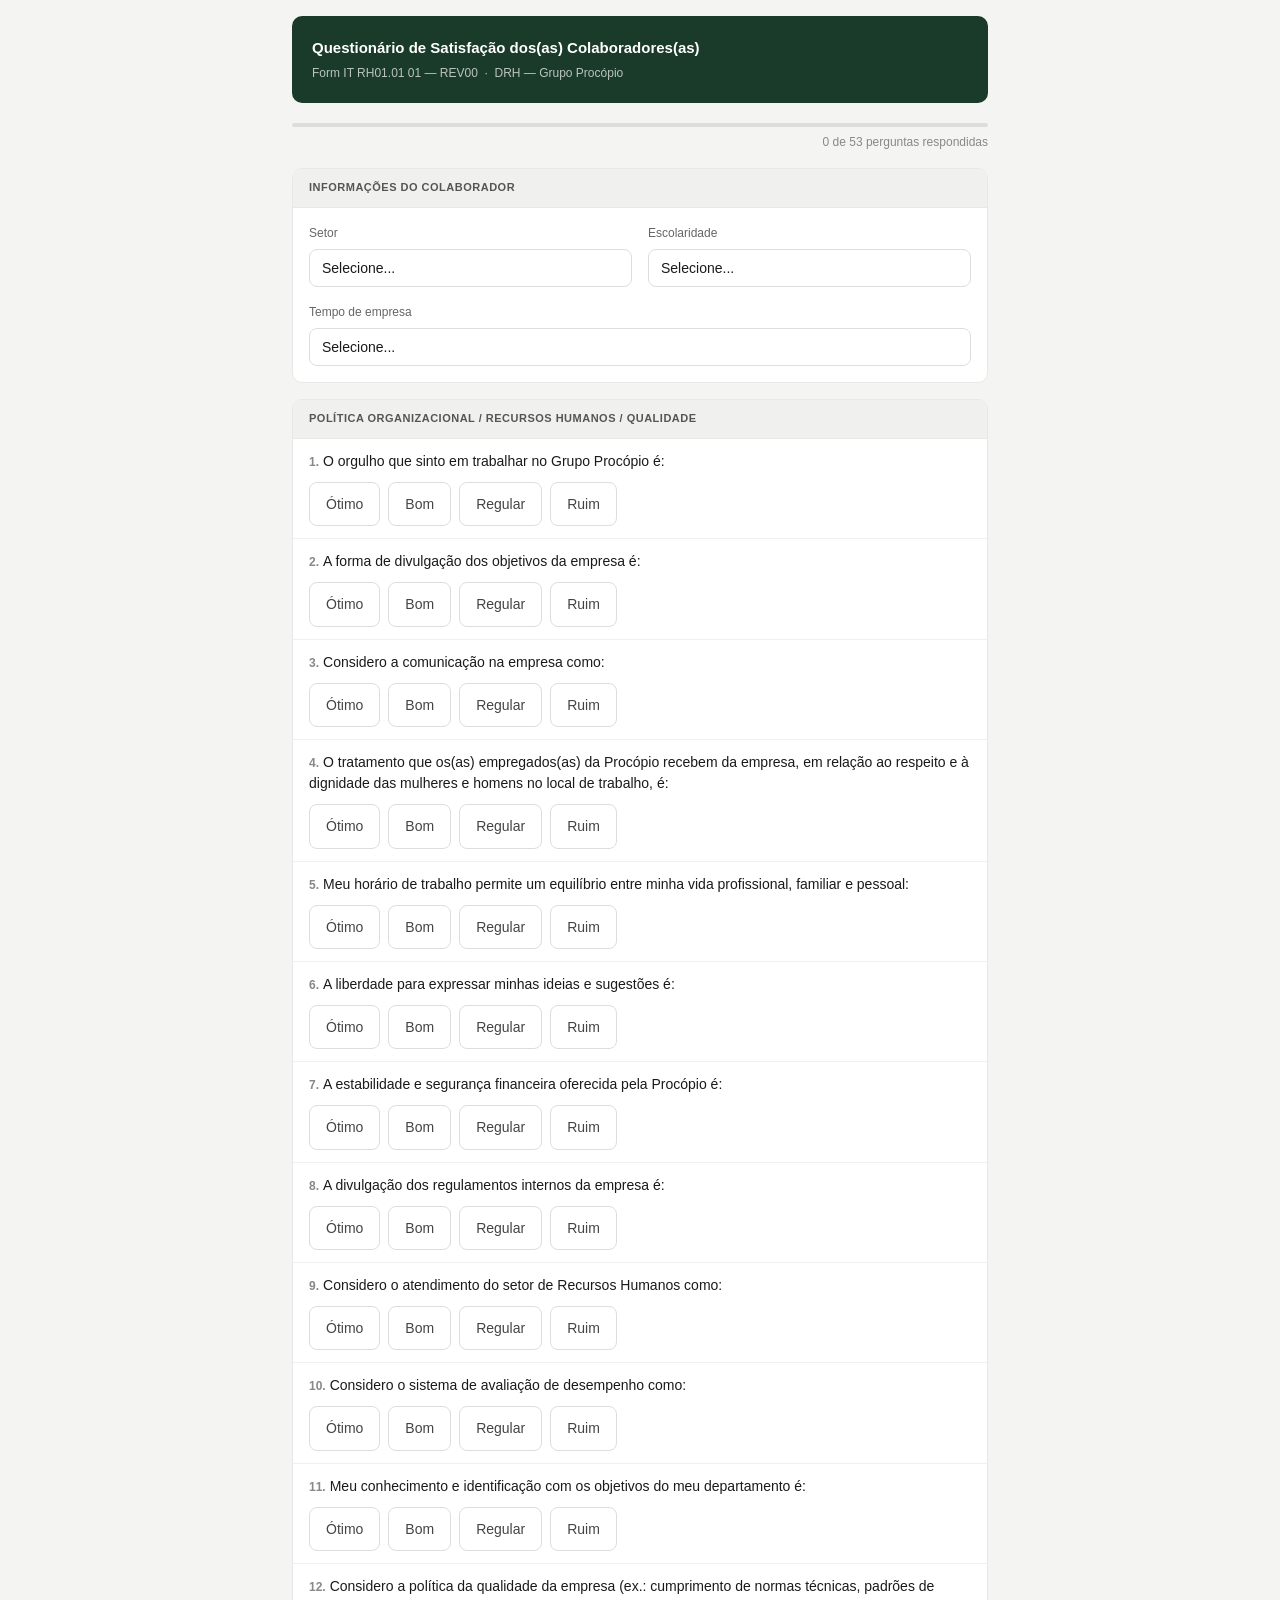
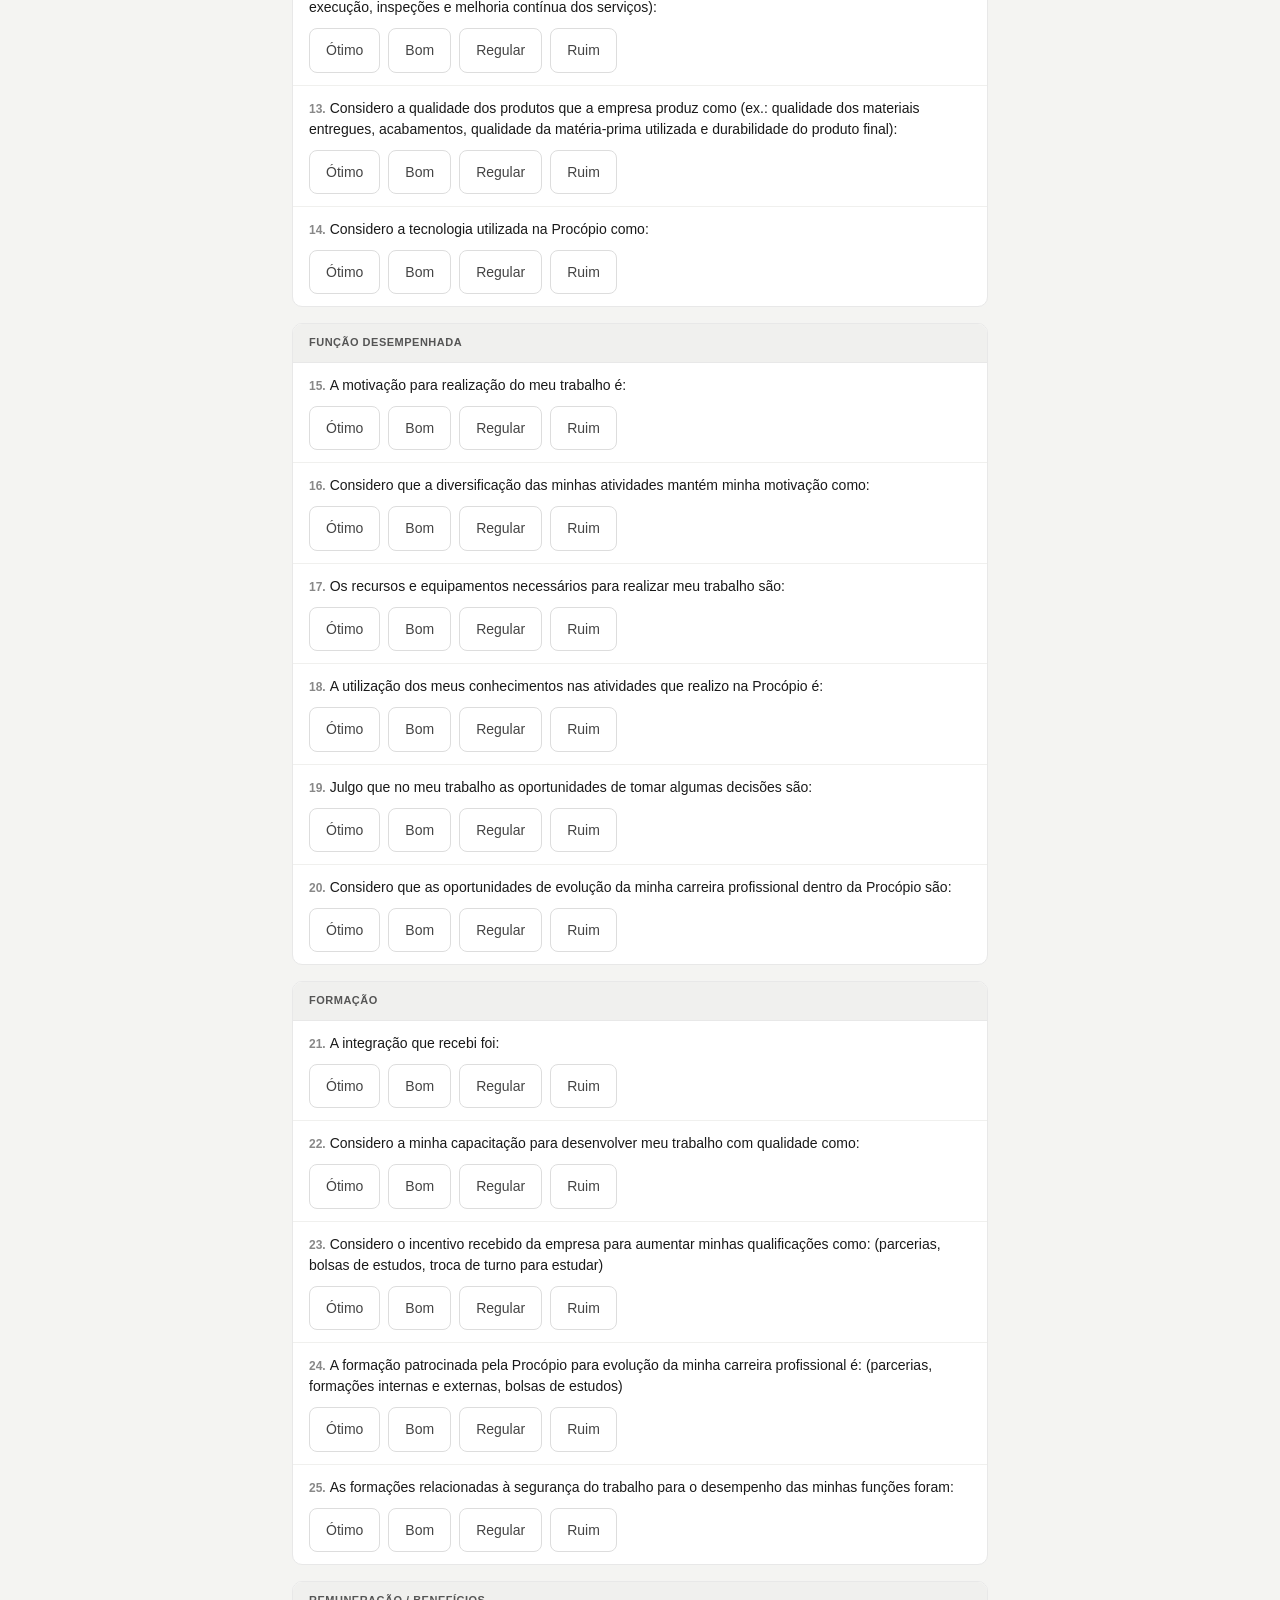
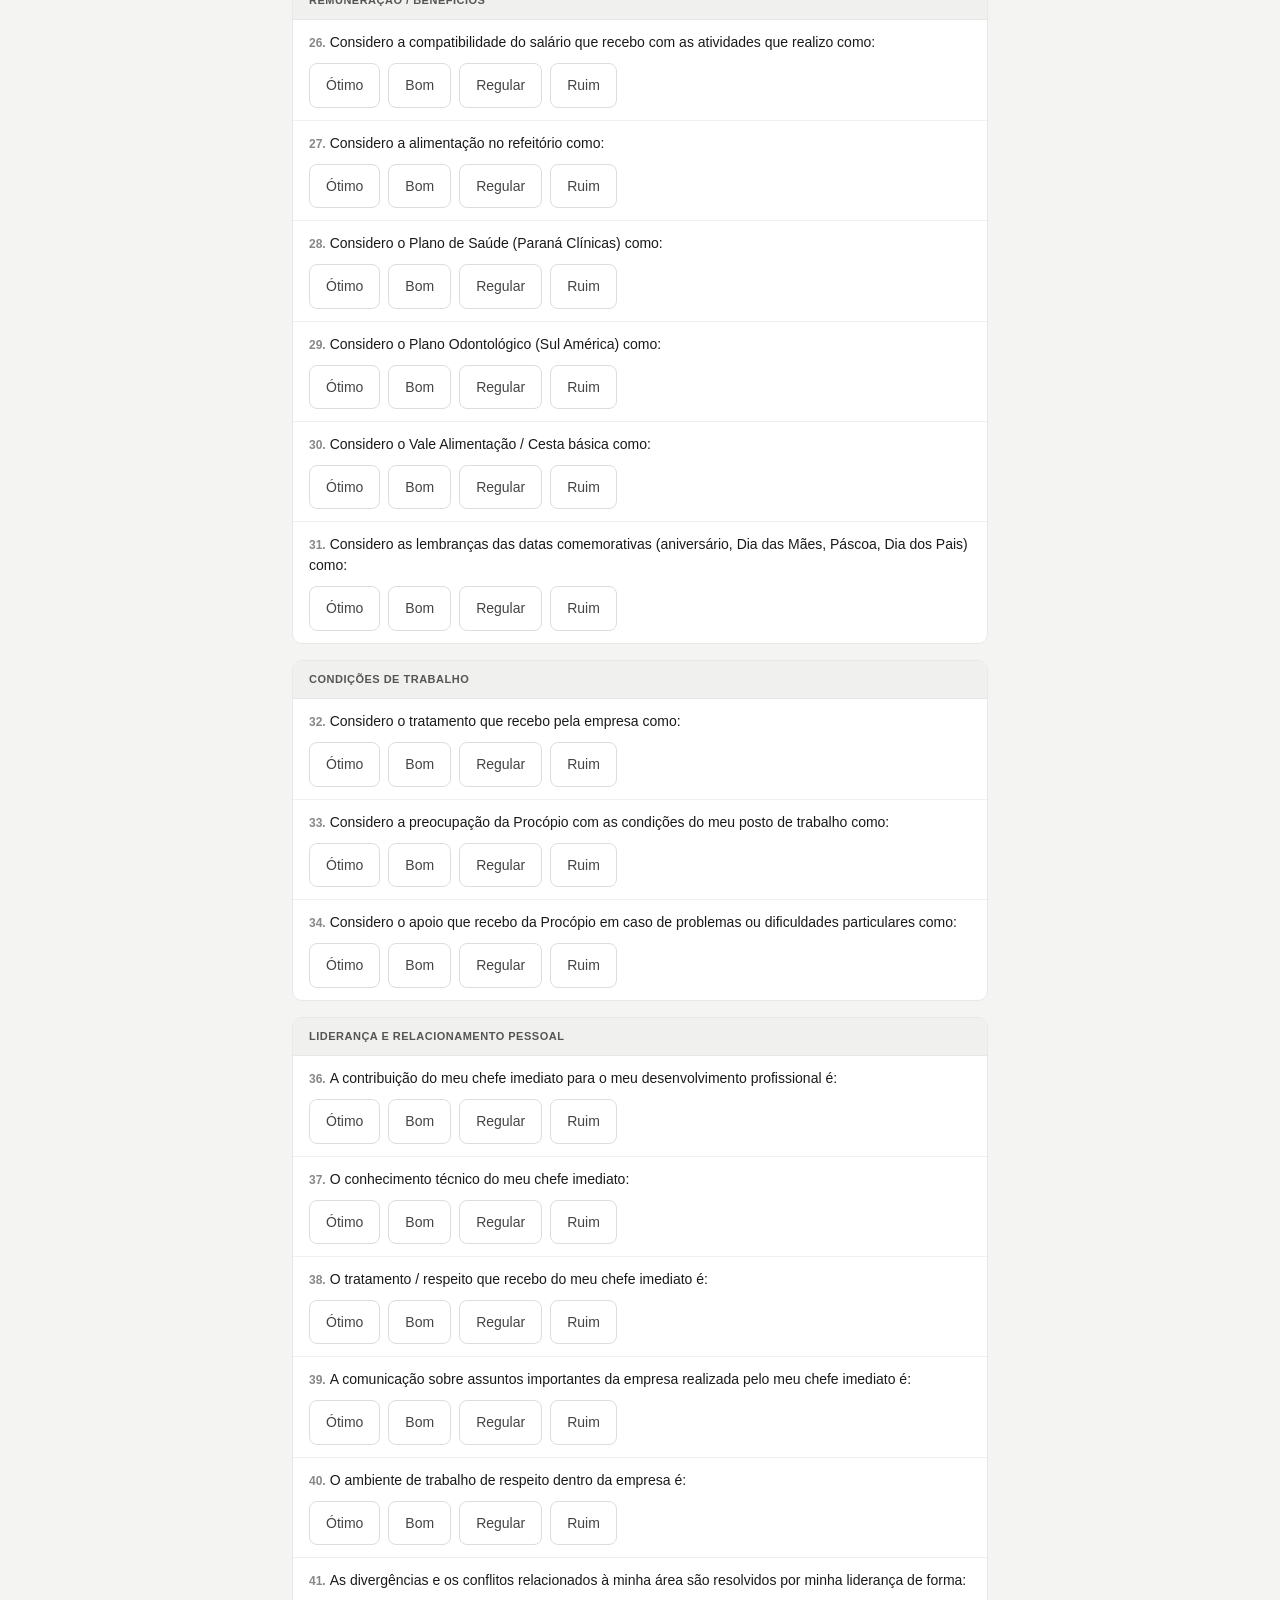
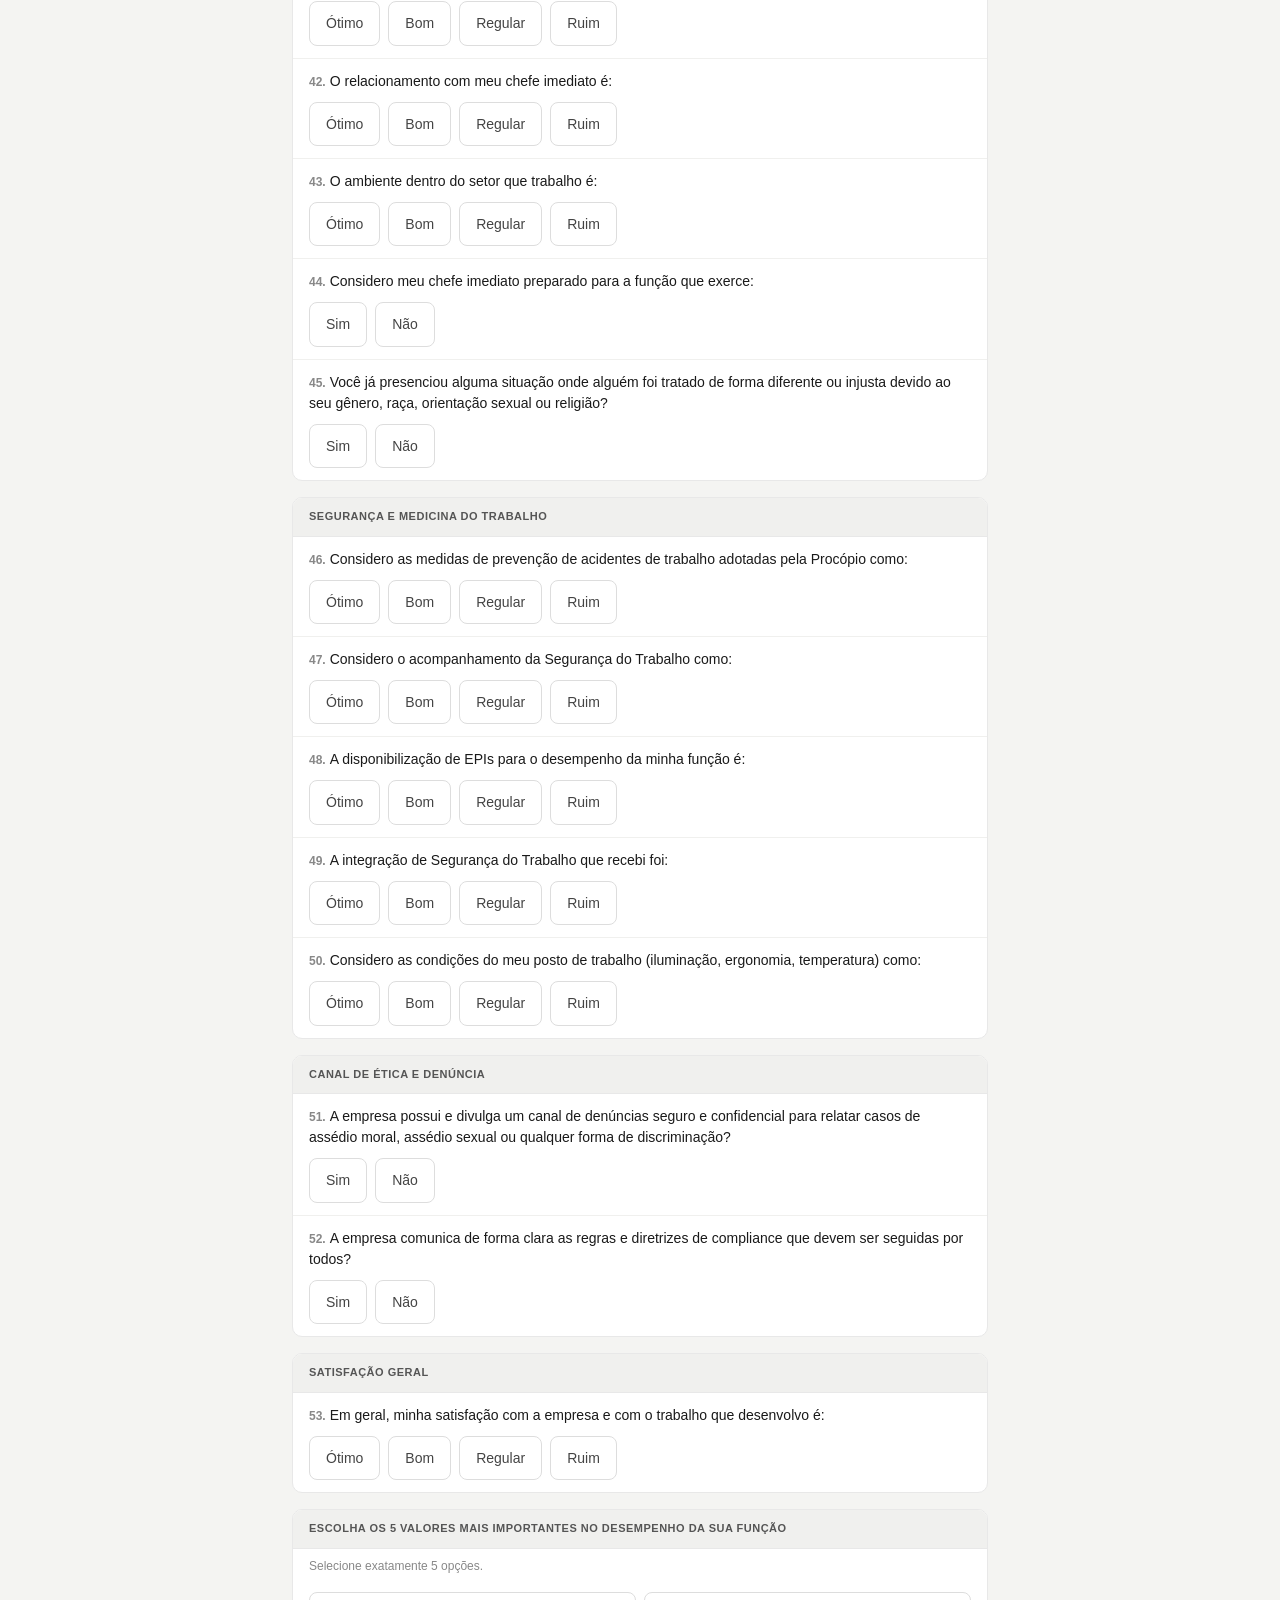
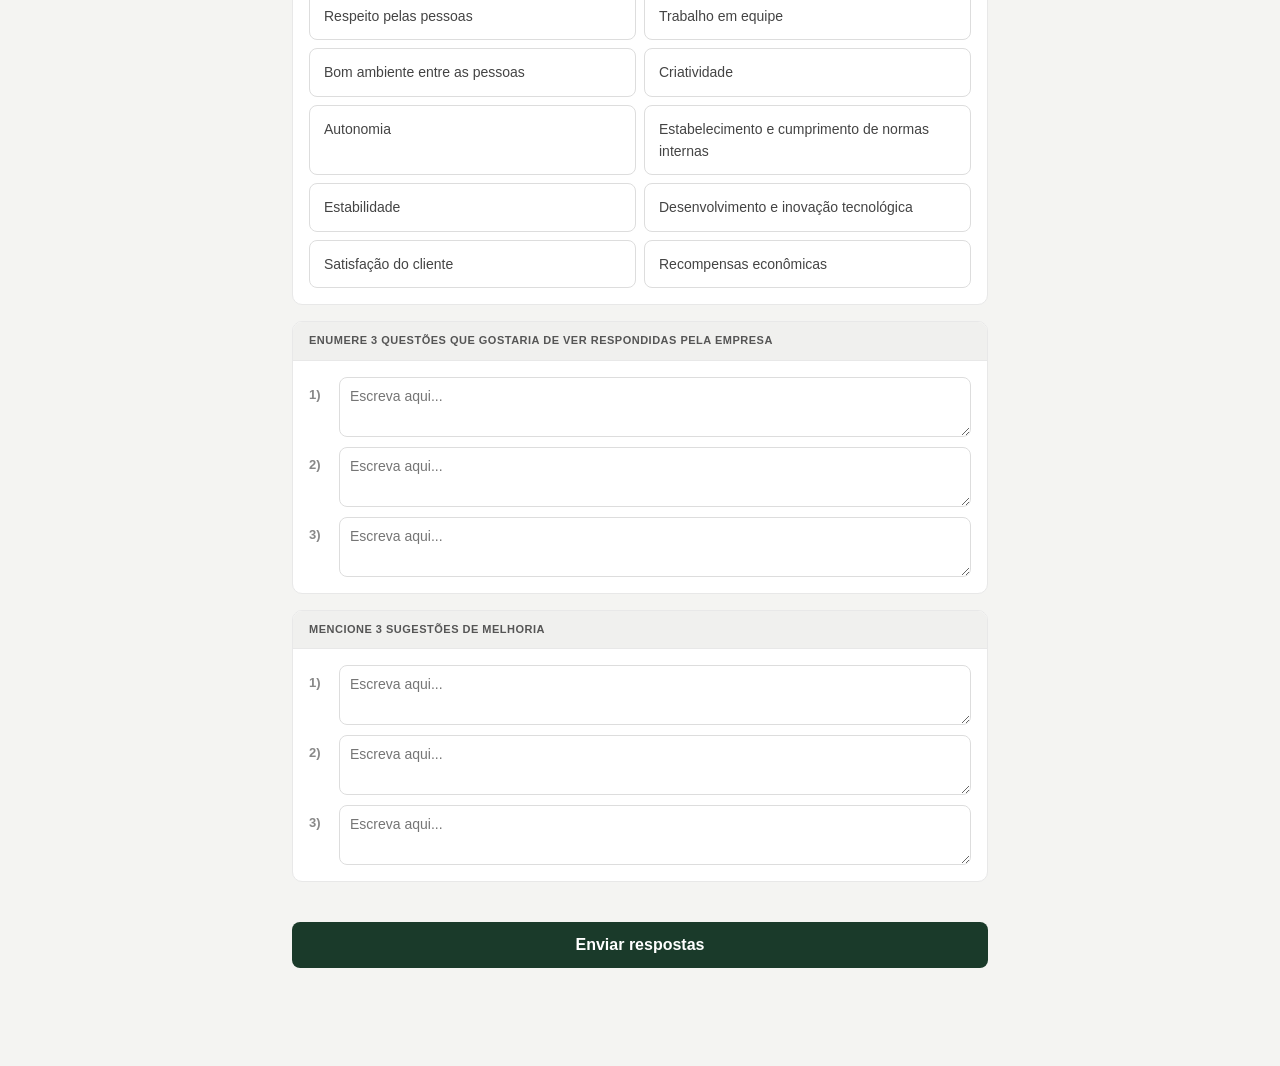
<file: Index.html>
<!DOCTYPE html>
<html lang="pt-BR">
<head>
  <meta charset="UTF-8">
  <meta name="viewport" content="width=device-width, initial-scale=1.0">
  <title>Pesquisa de Satisfação — Grupo Procópio</title>
  <link rel="stylesheet" href="style.css">
</head>
<body>

<div class="wrap">
  <div class="header">
    <h1>Questionário de Satisfação dos(as) Colaboradores(as)</h1>
    <p>Form IT RH01.01 01 — REV00 &nbsp;·&nbsp; DRH — Grupo Procópio</p>
  </div>

  <div class="progress-bar"><div class="progress-fill" id="prog"></div></div>
  <p class="progress-label" id="prog-label">0 de 53 perguntas respondidas</p>

  <form id="form">

    <div class="section">
      <div class="section-title">Informações do colaborador</div>
      <div class="info-grid">
        <div class="info-field">
          <label for="setor">Setor</label>
          <select id="setor" name="setor" required>
            <option value="">Selecione...</option>
            <option>Administrativo / Comercial / Compras / Controladoria / Financeiro / Contábil / RH / TI / Portaria / Serv. Gerais / Apoio Adm. / Seg. Trabalho</option>
            <option>Expedição / Logística / PCP / Almoxarifado / Controle M.P. / Cadastro / Custos / Desenv. Produtos / Controle de Qualidade</option>
            <option>Extrusão T35 / Extrusão T90 / Mecânica Extrusora / Laminadora / Manutenção Mecânica / Manutenção Elétrica</option>
            <option>Acabamento / Convertex / Impressão</option>
            <option>Acabamento Big Bag / Corte Kit Big Bag</option>
            <option>Lonas / Cortina / Trançadeira</option>
            <option>Tecelagem Plana / Urdideira / Revisora</option>
            <option>Tecelagem Circular / Tecelagem Circular Bag</option>
          </select>
        </div>
        <div class="info-field">
          <label for="escolaridade">Escolaridade</label>
          <select id="escolaridade" name="escolaridade" required>
            <option value="">Selecione...</option>
            <option>Ensino Fundamental Incompleto (1ª a 4ª série)</option>
            <option>Ensino Fundamental Completo (1º grau)</option>
            <option>Ensino Médio Incompleto</option>
            <option>Ensino Médio Completo</option>
            <option>Ensino Superior Incompleto</option>
            <option>Ensino Superior Completo</option>
            <option>Especialização / MBA / Mestrado</option>
          </select>
        </div>
        <div class="info-field full">
          <label for="tempo">Tempo de empresa</label>
          <select id="tempo" name="tempo" required>
            <option value="">Selecione...</option>
            <option>Há menos de 1 ano</option>
            <option>Entre 1 a 3 anos</option>
            <option>Entre 3 e 5 anos</option>
            <option>Entre 5 e 10 anos</option>
            <option>Mais de 10 anos</option>
          </select>
        </div>
      </div>
    </div>

    <div class="section" id="sec-politica"></div>
    <div class="section" id="sec-funcao"></div>
    <div class="section" id="sec-formacao"></div>
    <div class="section" id="sec-remuneracao"></div>
    <div class="section" id="sec-condicoes"></div>
    <div class="section" id="sec-lideranca"></div>
    <div class="section" id="sec-seguranca"></div>
    <div class="section" id="sec-etica"></div>
    <div class="section" id="sec-geral"></div>

    <div class="section">
      <div class="section-title">Escolha os 5 valores mais importantes no desempenho da sua função</div>
      <p class="cb-note" id="cb-note">Selecione exatamente 5 opções.</p>
      <div class="checkboxes" id="valores"></div>
    </div>

    <div class="section">
      <div class="section-title">Enumere 3 questões que gostaria de ver respondidas pela empresa</div>
      <div class="numbered-inputs">
        <div class="numbered-input"><span>1)</span><textarea name="qe1" placeholder="Escreva aqui..."></textarea></div>
        <div class="numbered-input"><span>2)</span><textarea name="qe2" placeholder="Escreva aqui..."></textarea></div>
        <div class="numbered-input"><span>3)</span><textarea name="qe3" placeholder="Escreva aqui..."></textarea></div>
      </div>
    </div>

    <div class="section">
      <div class="section-title">Mencione 3 sugestões de melhoria</div>
      <div class="numbered-inputs">
        <div class="numbered-input"><span>1)</span><textarea name="sug1" placeholder="Escreva aqui..."></textarea></div>
        <div class="numbered-input"><span>2)</span><textarea name="sug2" placeholder="Escreva aqui..."></textarea></div>
        <div class="numbered-input"><span>3)</span><textarea name="sug3" placeholder="Escreva aqui..."></textarea></div>
      </div>
    </div>

    <div class="submit-area">
      <button type="submit" class="btn-submit" id="btn-submit">Enviar respostas</button>
      <p class="erro" id="erro"></p>
    </div>

  </form>

  <div class="success-msg" id="success">
    <div class="success-icon">✓</div>
    <h2>Obrigado pela sua colaboração!</h2>
    <p>Sua pesquisa foi enviada com sucesso. Suas respostas são muito importantes para o Grupo Procópio.</p>
  </div>
</div>

<script>
const SUPABASE_URL = 'https://snpbcjtvoootlnkgpnqf.supabase.co';
const SUPABASE_KEY = 'sb_publishable_-Ua2XWfrny9d1gd7QwHbWw_etVIlfuI';

const OTIMO = ['Ótimo', 'Bom', 'Regular', 'Ruim'];
const SIMNAO = ['Sim', 'Não'];

const secoes = [
  { id: 'sec-politica', titulo: 'Política organizacional / Recursos humanos / Qualidade', perguntas: [
    [1,'O orgulho que sinto em trabalhar no Grupo Procópio é:',OTIMO],
    [2,'A forma de divulgação dos objetivos da empresa é:',OTIMO],
    [3,'Considero a comunicação na empresa como:',OTIMO],
    [4,'O tratamento que os(as) empregados(as) da Procópio recebem da empresa, em relação ao respeito e à dignidade das mulheres e homens no local de trabalho, é:',OTIMO],
    [5,'Meu horário de trabalho permite um equilíbrio entre minha vida profissional, familiar e pessoal:',OTIMO],
    [6,'A liberdade para expressar minhas ideias e sugestões é:',OTIMO],
    [7,'A estabilidade e segurança financeira oferecida pela Procópio é:',OTIMO],
    [8,'A divulgação dos regulamentos internos da empresa é:',OTIMO],
    [9,'Considero o atendimento do setor de Recursos Humanos como:',OTIMO],
    [10,'Considero o sistema de avaliação de desempenho como:',OTIMO],
    [11,'Meu conhecimento e identificação com os objetivos do meu departamento é:',OTIMO],
    [12,'Considero a política da qualidade da empresa (ex.: cumprimento de normas técnicas, padrões de execução, inspeções e melhoria contínua dos serviços):',OTIMO],
    [13,'Considero a qualidade dos produtos que a empresa produz como (ex.: qualidade dos materiais entregues, acabamentos, qualidade da matéria-prima utilizada e durabilidade do produto final):',OTIMO],
    [14,'Considero a tecnologia utilizada na Procópio como:',OTIMO],
  ]},
  { id: 'sec-funcao', titulo: 'Função desempenhada', perguntas: [
    [15,'A motivação para realização do meu trabalho é:',OTIMO],
    [16,'Considero que a diversificação das minhas atividades mantém minha motivação como:',OTIMO],
    [17,'Os recursos e equipamentos necessários para realizar meu trabalho são:',OTIMO],
    [18,'A utilização dos meus conhecimentos nas atividades que realizo na Procópio é:',OTIMO],
    [19,'Julgo que no meu trabalho as oportunidades de tomar algumas decisões são:',OTIMO],
    [20,'Considero que as oportunidades de evolução da minha carreira profissional dentro da Procópio são:',OTIMO],
  ]},
  { id: 'sec-formacao', titulo: 'Formação', perguntas: [
    [21,'A integração que recebi foi:',OTIMO],
    [22,'Considero a minha capacitação para desenvolver meu trabalho com qualidade como:',OTIMO],
    [23,'Considero o incentivo recebido da empresa para aumentar minhas qualificações como: (parcerias, bolsas de estudos, troca de turno para estudar)',OTIMO],
    [24,'A formação patrocinada pela Procópio para evolução da minha carreira profissional é: (parcerias, formações internas e externas, bolsas de estudos)',OTIMO],
    [25,'As formações relacionadas à segurança do trabalho para o desempenho das minhas funções foram:',OTIMO],
  ]},
  { id: 'sec-remuneracao', titulo: 'Remuneração / Benefícios', perguntas: [
    [26,'Considero a compatibilidade do salário que recebo com as atividades que realizo como:',OTIMO],
    [27,'Considero a alimentação no refeitório como:',OTIMO],
    [28,'Considero o Plano de Saúde (Paraná Clínicas) como:',OTIMO],
    [29,'Considero o Plano Odontológico (Sul América) como:',OTIMO],
    [30,'Considero o Vale Alimentação / Cesta básica como:',OTIMO],
    [31,'Considero as lembranças das datas comemorativas (aniversário, Dia das Mães, Páscoa, Dia dos Pais) como:',OTIMO],
  ]},
  { id: 'sec-condicoes', titulo: 'Condições de trabalho', perguntas: [
    [32,'Considero o tratamento que recebo pela empresa como:',OTIMO],
    [33,'Considero a preocupação da Procópio com as condições do meu posto de trabalho como:',OTIMO],
    [34,'Considero o apoio que recebo da Procópio em caso de problemas ou dificuldades particulares como:',OTIMO],
  ]},
  { id: 'sec-lideranca', titulo: 'Liderança e relacionamento pessoal', perguntas: [
    [36,'A contribuição do meu chefe imediato para o meu desenvolvimento profissional é:',OTIMO],
    [37,'O conhecimento técnico do meu chefe imediato:',OTIMO],
    [38,'O tratamento / respeito que recebo do meu chefe imediato é:',OTIMO],
    [39,'A comunicação sobre assuntos importantes da empresa realizada pelo meu chefe imediato é:',OTIMO],
    [40,'O ambiente de trabalho de respeito dentro da empresa é:',OTIMO],
    [41,'As divergências e os conflitos relacionados à minha área são resolvidos por minha liderança de forma:',OTIMO],
    [42,'O relacionamento com meu chefe imediato é:',OTIMO],
    [43,'O ambiente dentro do setor que trabalho é:',OTIMO],
    [44,'Considero meu chefe imediato preparado para a função que exerce:',SIMNAO],
    [45,'Você já presenciou alguma situação onde alguém foi tratado de forma diferente ou injusta devido ao seu gênero, raça, orientação sexual ou religião?',SIMNAO],
  ]},
  { id: 'sec-seguranca', titulo: 'Segurança e medicina do trabalho', perguntas: [
    [46,'Considero as medidas de prevenção de acidentes de trabalho adotadas pela Procópio como:',OTIMO],
    [47,'Considero o acompanhamento da Segurança do Trabalho como:',OTIMO],
    [48,'A disponibilização de EPIs para o desempenho da minha função é:',OTIMO],
    [49,'A integração de Segurança do Trabalho que recebi foi:',OTIMO],
    [50,'Considero as condições do meu posto de trabalho (iluminação, ergonomia, temperatura) como:',OTIMO],
  ]},
  { id: 'sec-etica', titulo: 'Canal de ética e denúncia', perguntas: [
    [51,'A empresa possui e divulga um canal de denúncias seguro e confidencial para relatar casos de assédio moral, assédio sexual ou qualquer forma de discriminação?',SIMNAO],
    [52,'A empresa comunica de forma clara as regras e diretrizes de compliance que devem ser seguidas por todos?',SIMNAO],
  ]},
  { id: 'sec-geral', titulo: 'Satisfação geral', perguntas: [
    [53,'Em geral, minha satisfação com a empresa e com o trabalho que desenvolvo é:',OTIMO],
  ]},
];

const valoresOpts = [
  'Respeito pelas pessoas','Trabalho em equipe','Bom ambiente entre as pessoas',
  'Criatividade','Autonomia','Estabelecimento e cumprimento de normas internas',
  'Estabilidade','Desenvolvimento e inovação tecnológica','Satisfação do cliente','Recompensas econômicas'
];

const answers = {};
let answeredCount = 0;
const TOTAL = 53;

function buildSecao(secao) {
  const el = document.getElementById(secao.id);
  el.innerHTML = `<div class="section-title">${secao.titulo}</div>`;
  secao.perguntas.forEach(([num, texto, opts]) => {
    const div = document.createElement('div');
    div.className = 'question';
    div.innerHTML = `<p class="q-text"><span class="q-num">${num}.</span>${texto}</p><div class="radio-group" id="rg${num}"></div>`;
    opts.forEach(opt => {
      const lbl = document.createElement('label');
      lbl.className = 'radio-opt';
      lbl.textContent = opt;
      lbl.addEventListener('click', () => selectOpt(num, opt, lbl, div.querySelector('.radio-group')));
      div.querySelector('.radio-group').appendChild(lbl);
    });
    el.appendChild(div);
  });
}

function selectOpt(num, val, clickedLbl, group) {
  const prev = !answers[num];
  answers[num] = val;
  group.querySelectorAll('.radio-opt').forEach(b => b.classList.remove('selected'));
  clickedLbl.classList.add('selected');
  if (prev) { answeredCount++; updateProgress(); }
}

function updateProgress() {
  const pct = Math.round((answeredCount / TOTAL) * 100);
  document.getElementById('prog').style.width = pct + '%';
  document.getElementById('prog-label').textContent = answeredCount + ' de ' + TOTAL + ' perguntas respondidas';
}

function buildValores() {
  const sel = new Set();
  const c = document.getElementById('valores');
  valoresOpts.forEach(v => {
    const lbl = document.createElement('label');
    lbl.className = 'cb-opt';
    lbl.textContent = v;
    lbl.addEventListener('click', () => {
      if (lbl.classList.contains('selected')) {
        sel.delete(v); lbl.classList.remove('selected');
      } else {
        if (sel.size >= 5) return;
        sel.add(v); lbl.classList.add('selected');
      }
      document.getElementById('cb-note').textContent = 'Selecionados: ' + sel.size + ' / 5';
    });
    c.appendChild(lbl);
  });
}

secoes.forEach(buildSecao);
buildValores();

document.getElementById('form').addEventListener('submit', async (e) => {
  e.preventDefault();
  const btn = document.getElementById('btn-submit');
  const erro = document.getElementById('erro');
  btn.textContent = 'Enviando...';
  btn.disabled = true;
  erro.textContent = '';

  const valoresSel = [...document.querySelectorAll('.cb-opt.selected')].map(el => el.textContent);
  if (valoresSel.length !== 5) {
    erro.textContent = 'Selecione exatamente 5 valores.';
    btn.textContent = 'Enviar respostas';
    btn.disabled = false;
    return;
  }

  const fd = new FormData(e.target);
  const payload = {
    setor: fd.get('setor'),
    escolaridade: fd.get('escolaridade'),
    tempo_empresa: fd.get('tempo'),
    respostas: answers,
    valores: valoresSel,
    questoes_empresa: [fd.get('qe1'), fd.get('qe2'), fd.get('qe3')],
    sugestoes: [fd.get('sug1'), fd.get('sug2'), fd.get('sug3')],
  };

  try {
    const res = await fetch(`${SUPABASE_URL}/rest/v1/respostas_satisfacao`, {
      method: 'POST',
      headers: {
        'Content-Type': 'application/json',
        'apikey': SUPABASE_KEY,
        'Authorization': `Bearer ${SUPABASE_KEY}`,
      },
      body: JSON.stringify(payload),
    });
    if (!res.ok) throw new Error('Erro ao enviar');
    document.getElementById('form').style.display = 'none';
    document.getElementById('success').style.display = 'block';
    window.scrollTo(0, 0);
  } catch (err) {
    erro.textContent = 'Erro ao enviar. Tente novamente.';
    btn.textContent = 'Enviar respostas';
    btn.disabled = false;
  }
});
</script>
</body>
</html>
</file>
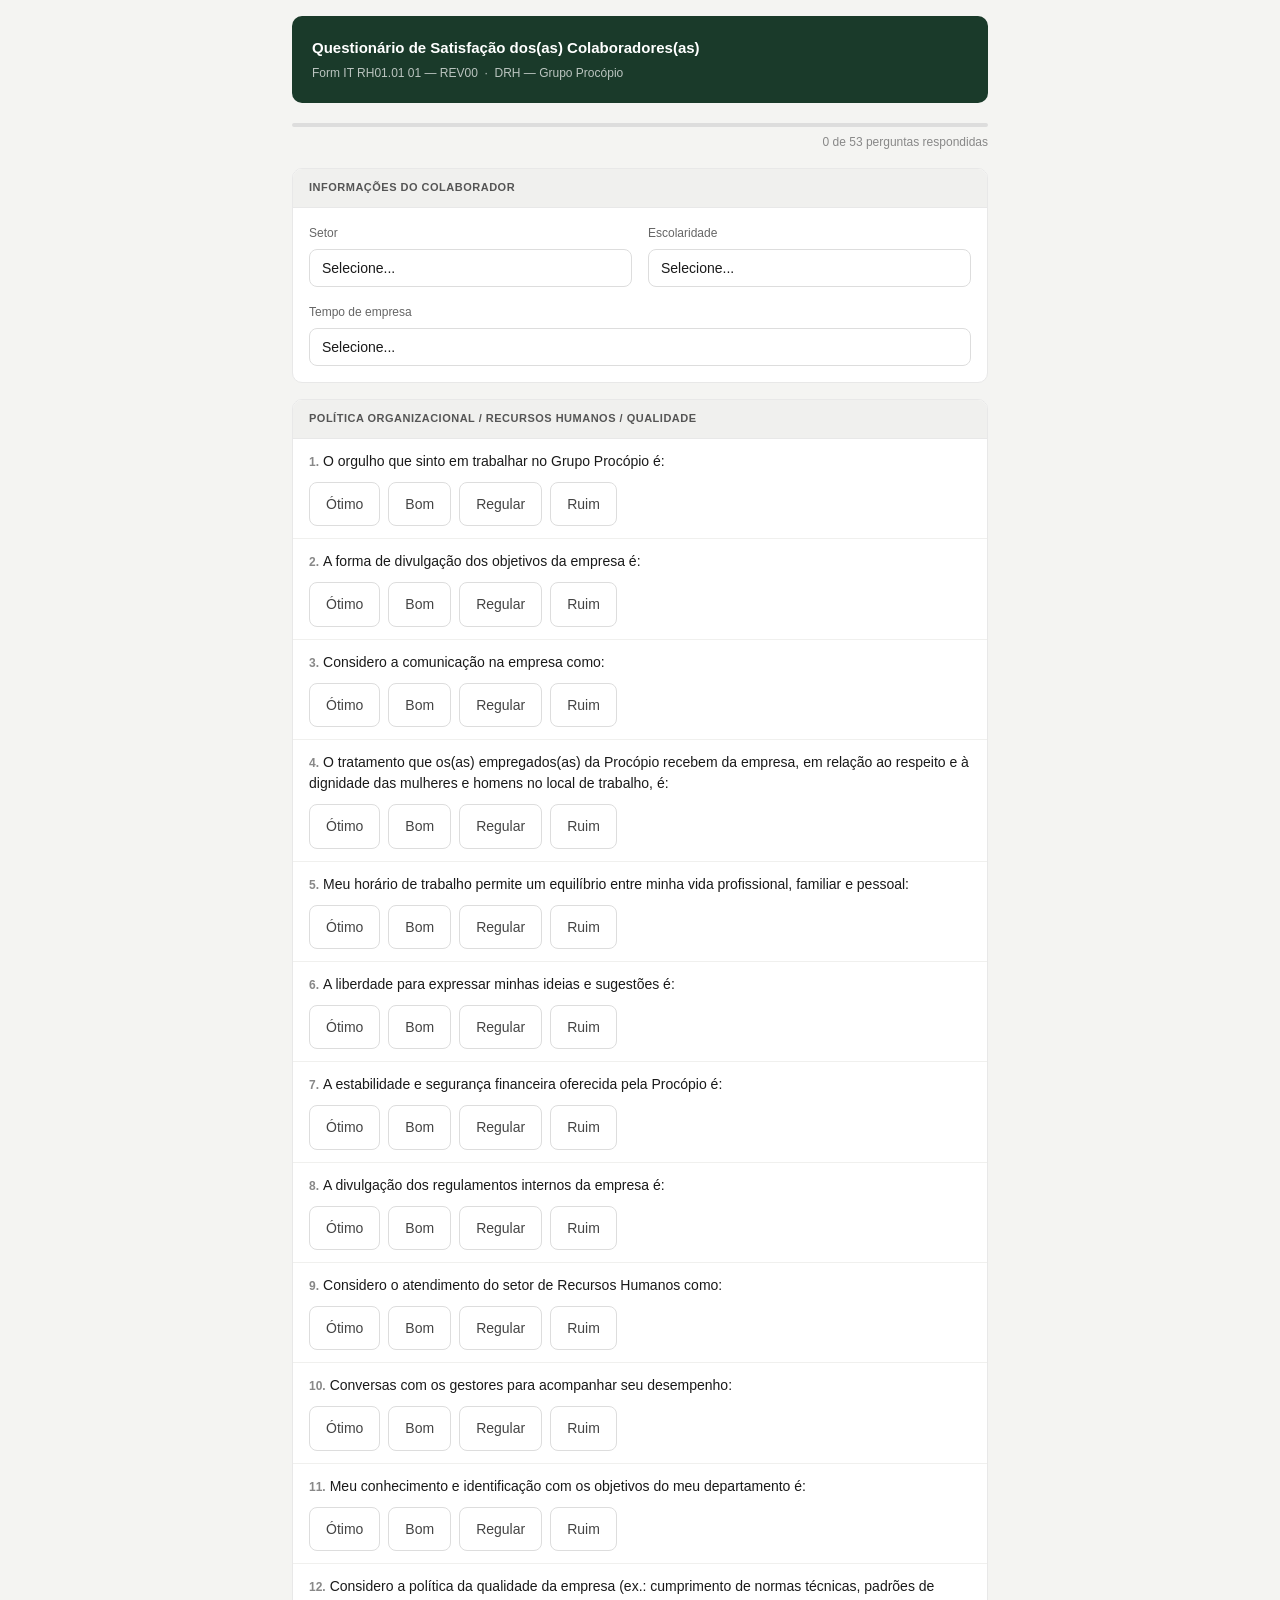
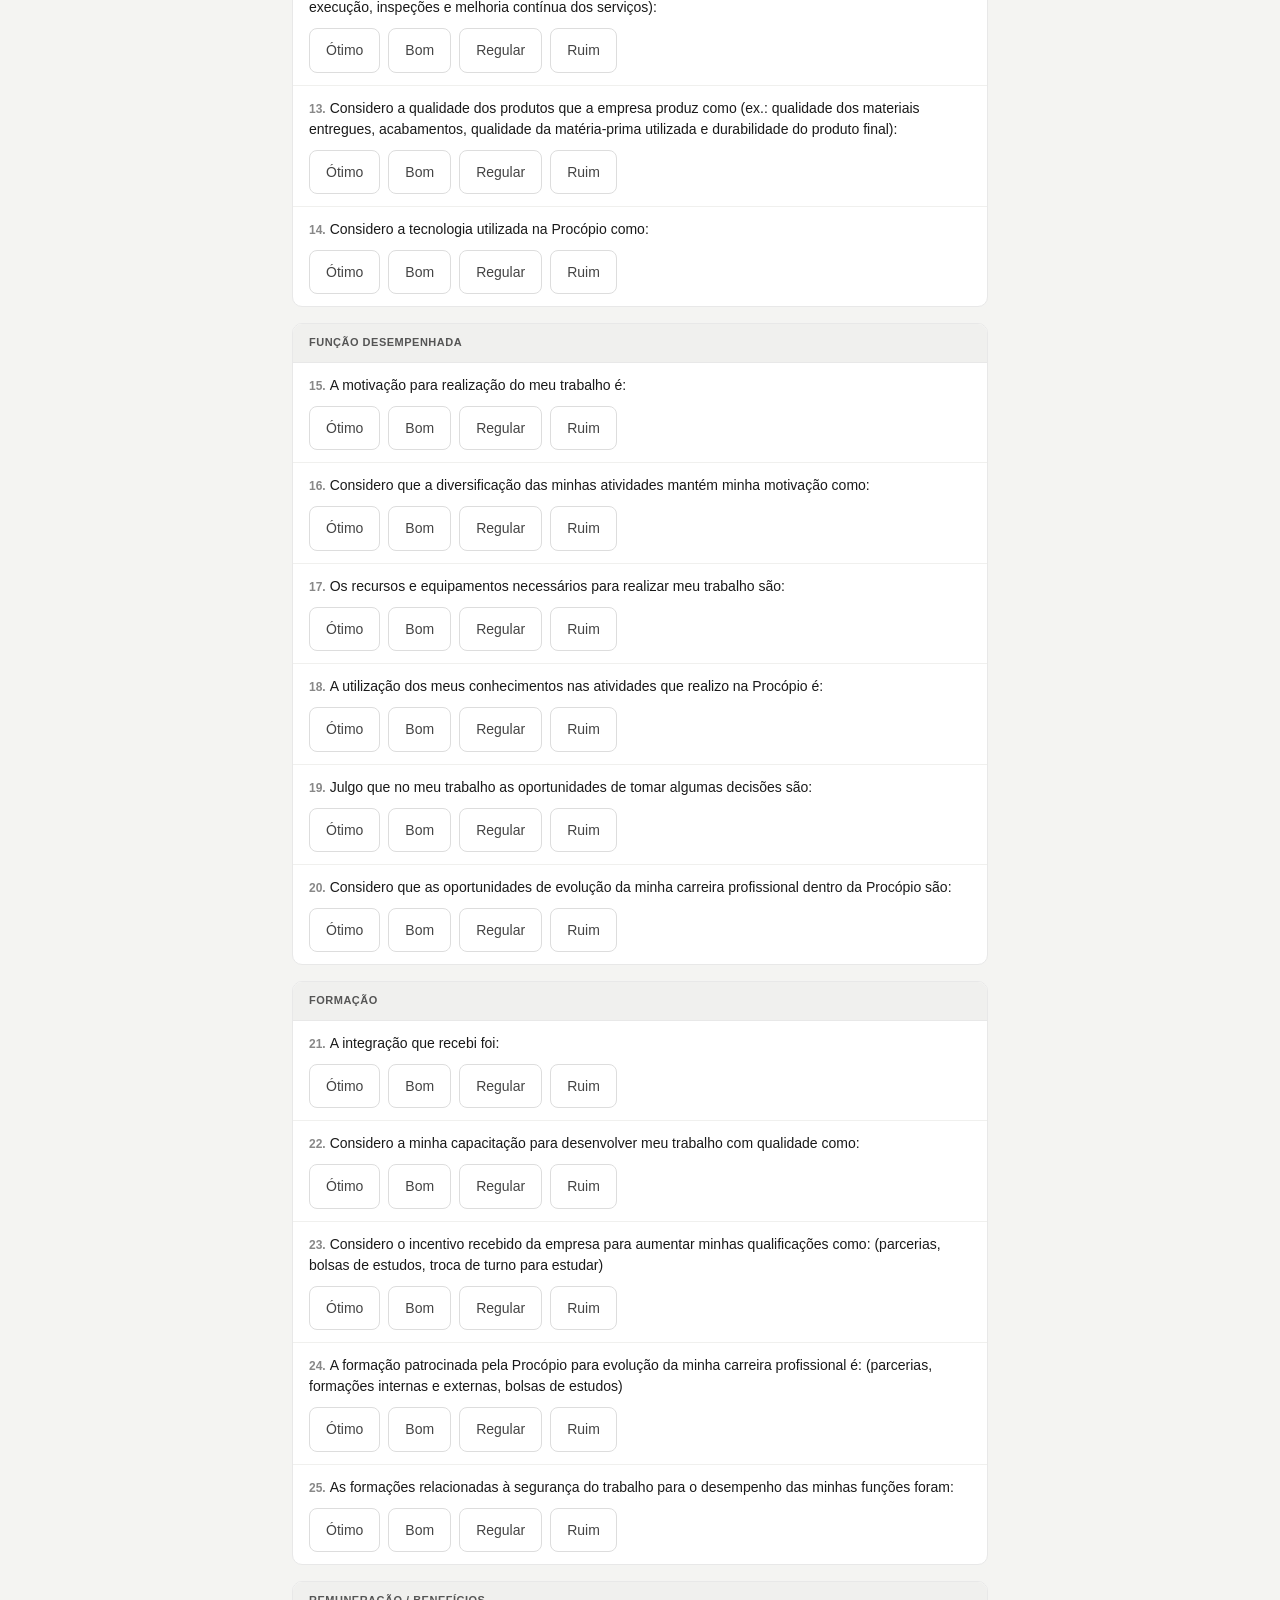
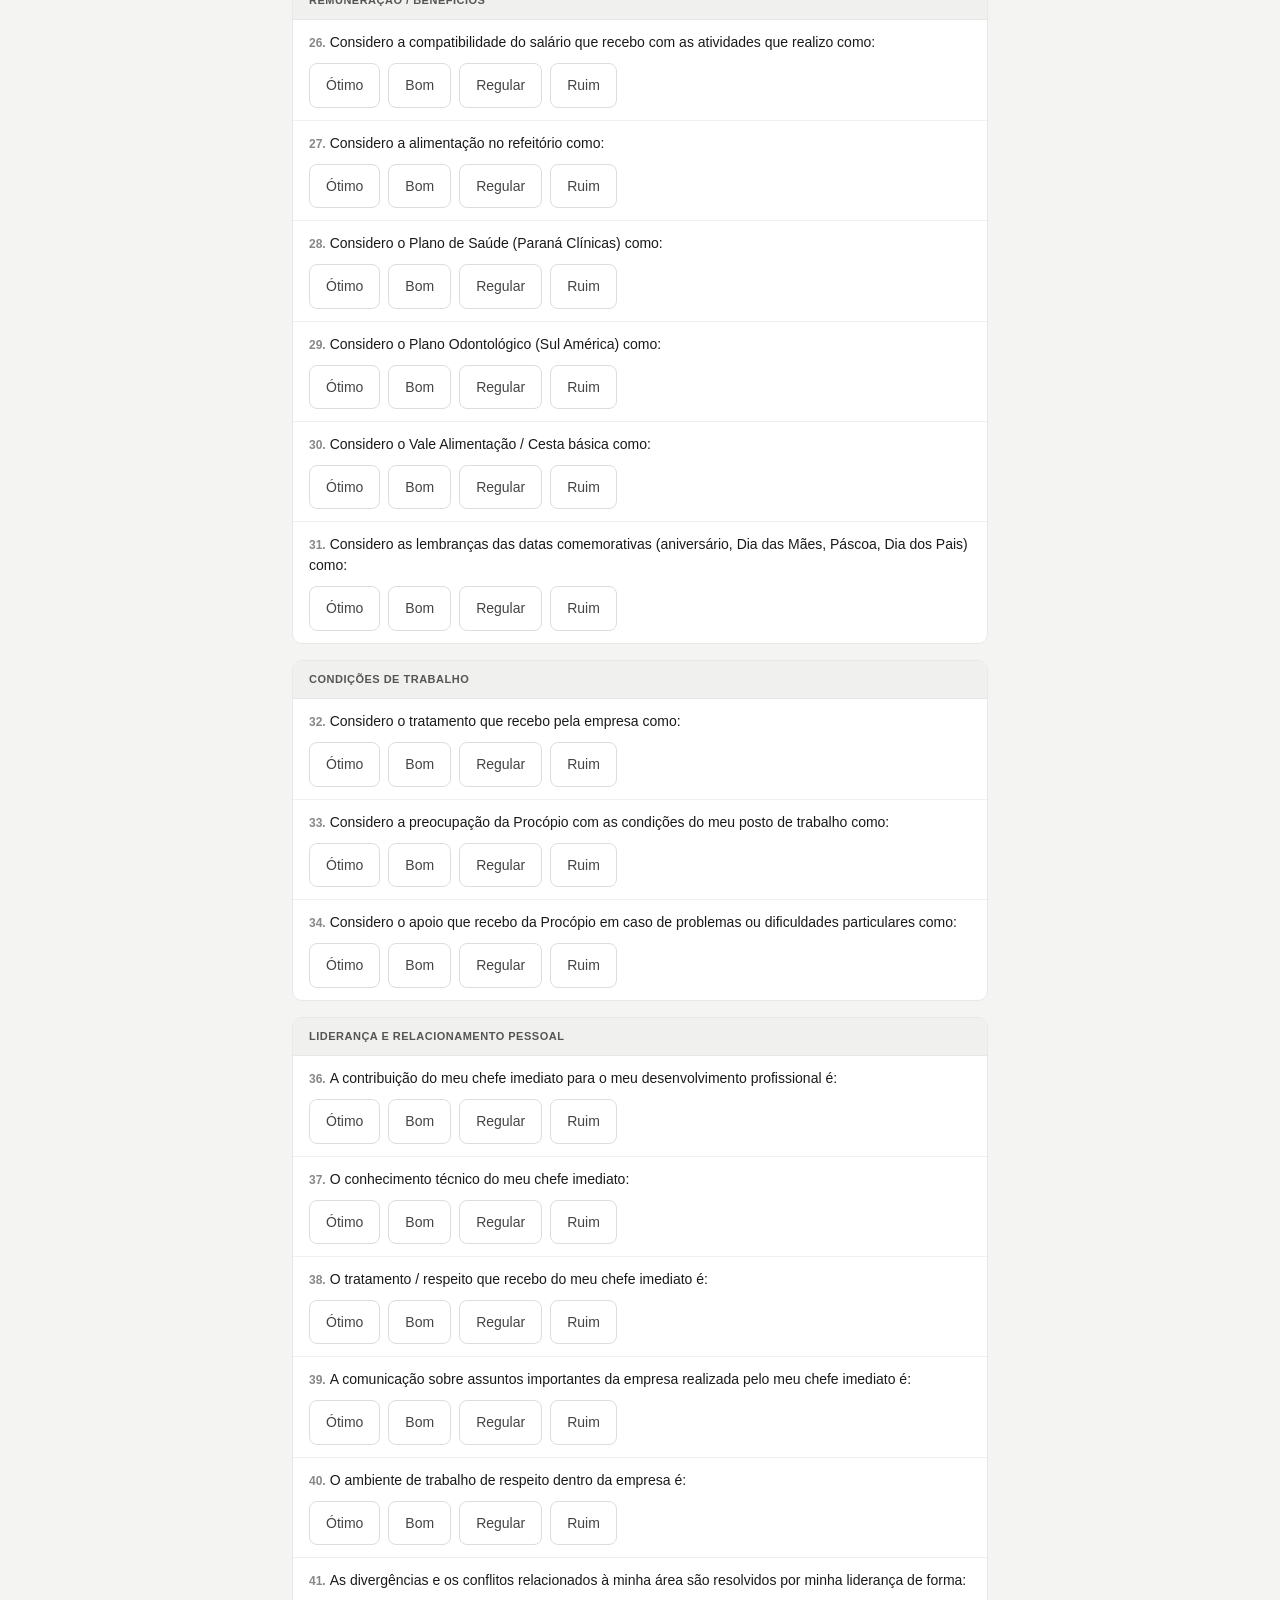
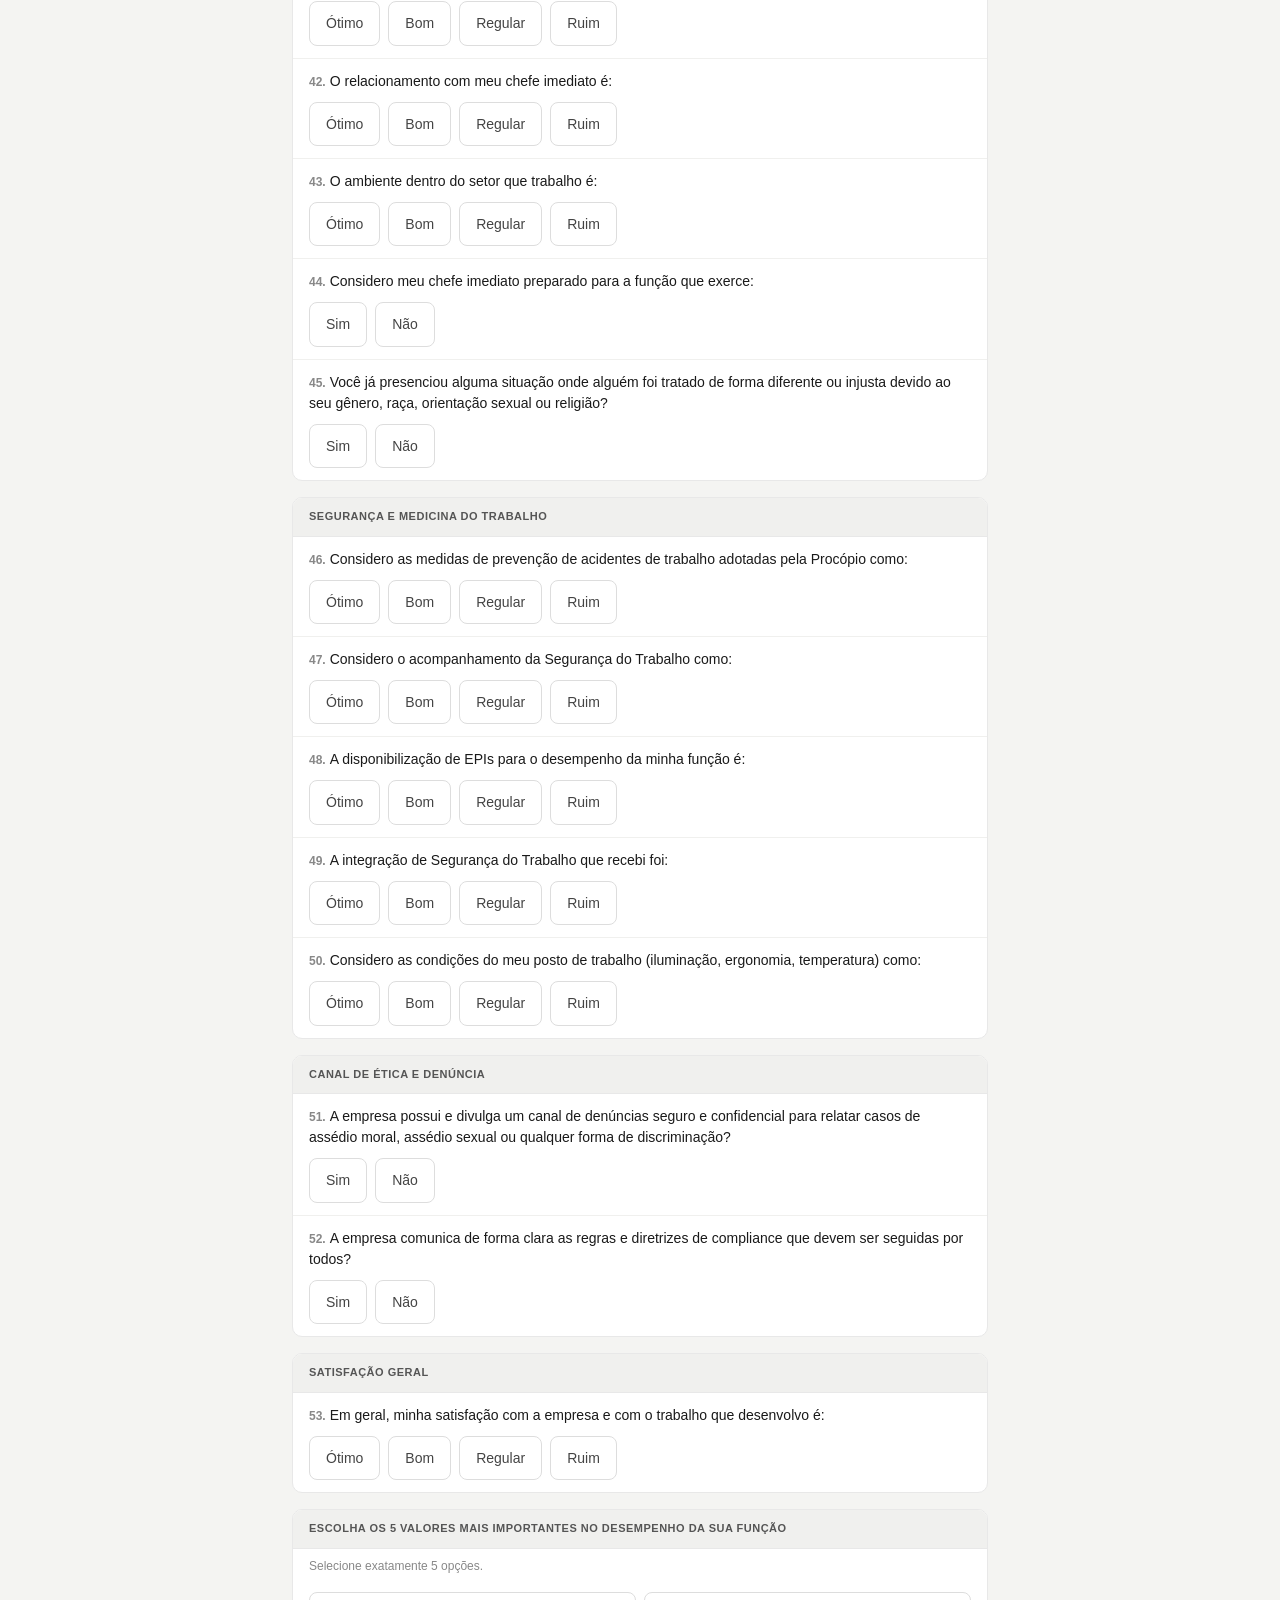
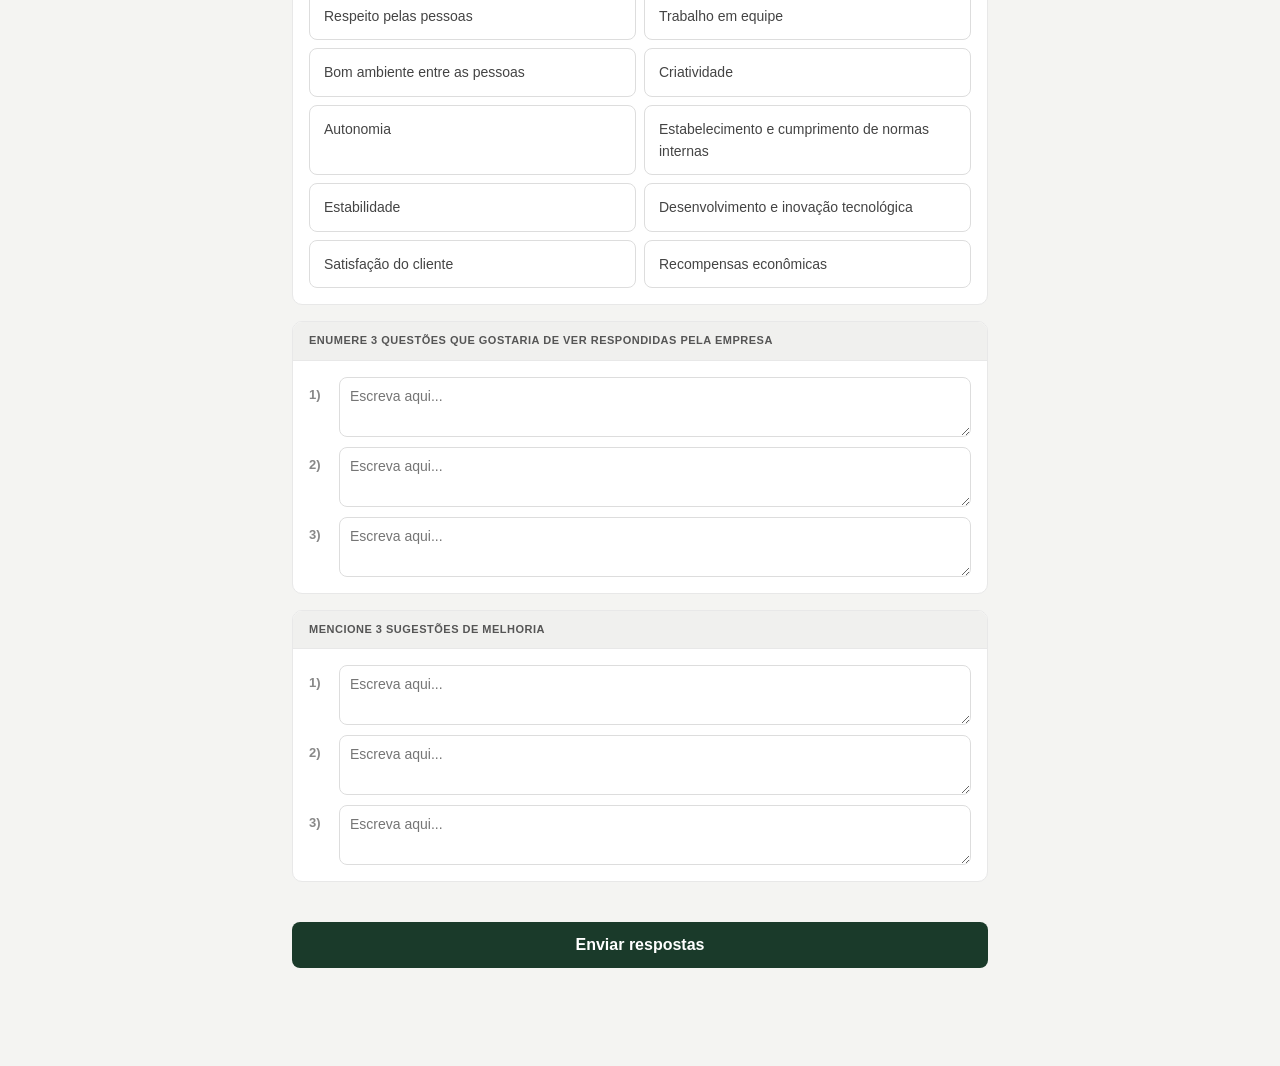
<file: index.html>
<!DOCTYPE html>
<html lang="pt-BR">
<head>
  <meta charset="UTF-8">
  <meta name="viewport" content="width=device-width, initial-scale=1.0">
  <title>Pesquisa de Satisfação — Grupo Procópio</title>
  <link rel="stylesheet" href="style.css">
</head>
<body>

<div class="wrap">
  <div class="header">
    <h1>Questionário de Satisfação dos(as) Colaboradores(as)</h1>
    <p>Form IT RH01.01 01 — REV00 &nbsp;·&nbsp; DRH — Grupo Procópio</p>
  </div>

  <div class="progress-bar"><div class="progress-fill" id="prog"></div></div>
  <p class="progress-label" id="prog-label">0 de 53 perguntas respondidas</p>

  <form id="form">

    <div class="section">
      <div class="section-title">Informações do colaborador</div>
      <div class="info-grid">
        <div class="info-field">
          <label for="setor">Setor</label>
          <select id="setor" name="setor" required>
            <option value="">Selecione...</option>
            <option>Administrativo / Comercial / Compras / Controladoria / Financeiro / Contábil / RH / TI / Portaria / Serv. Gerais / Apoio Adm. / Seg. Trabalho</option>
            <option>Expedição / Logística / PCP / Almoxarifado / Controle M.P. / Cadastro / Custos / Desenv. Produtos / Controle de Qualidade</option>
            <option>Extrusão T35 / Extrusão T90 / Mecânica Extrusora / Laminadora / Manutenção Mecânica / Manutenção Elétrica</option>
            <option>Acabamento / Convertex / Impressão</option>
            <option>Acabamento Big Bag / Corte Kit Big Bag</option>
            <option>Lonas / Cortina / Trançadeira</option>
            <option>Tecelagem Plana / Urdideira / Revisora</option>
            <option>Tecelagem Circular / Tecelagem Circular Bag</option>
          </select>
        </div>
        <div class="info-field">
          <label for="escolaridade">Escolaridade</label>
          <select id="escolaridade" name="escolaridade" required>
            <option value="">Selecione...</option>
            <option>Ensino Fundamental Incompleto (1ª a 4ª série)</option>
            <option>Ensino Fundamental Completo (1º grau)</option>
            <option>Ensino Médio Incompleto</option>
            <option>Ensino Médio Completo</option>
            <option>Ensino Superior Incompleto</option>
            <option>Ensino Superior Completo</option>
            <option>Especialização / MBA / Mestrado</option>
          </select>
        </div>
        <div class="info-field full">
          <label for="tempo">Tempo de empresa</label>
          <select id="tempo" name="tempo" required>
            <option value="">Selecione...</option>
            <option>Há menos de 1 ano</option>
            <option>Entre 1 a 3 anos</option>
            <option>Entre 3 e 5 anos</option>
            <option>Entre 5 e 10 anos</option>
            <option>Mais de 10 anos</option>
          </select>
        </div>
      </div>
    </div>

    <div class="section" id="sec-politica"></div>
    <div class="section" id="sec-funcao"></div>
    <div class="section" id="sec-formacao"></div>
    <div class="section" id="sec-remuneracao"></div>
    <div class="section" id="sec-condicoes"></div>
    <div class="section" id="sec-lideranca"></div>
    <div class="section" id="sec-seguranca"></div>
    <div class="section" id="sec-etica"></div>
    <div class="section" id="sec-geral"></div>

    <div class="section">
      <div class="section-title">Escolha os 5 valores mais importantes no desempenho da sua função</div>
      <p class="cb-note" id="cb-note">Selecione exatamente 5 opções.</p>
      <div class="checkboxes" id="valores"></div>
    </div>

    <div class="section">
      <div class="section-title">Enumere 3 questões que gostaria de ver respondidas pela empresa</div>
      <div class="numbered-inputs">
        <div class="numbered-input"><span>1)</span><textarea name="qe1" placeholder="Escreva aqui..."></textarea></div>
        <div class="numbered-input"><span>2)</span><textarea name="qe2" placeholder="Escreva aqui..."></textarea></div>
        <div class="numbered-input"><span>3)</span><textarea name="qe3" placeholder="Escreva aqui..."></textarea></div>
      </div>
    </div>

    <div class="section">
      <div class="section-title">Mencione 3 sugestões de melhoria</div>
      <div class="numbered-inputs">
        <div class="numbered-input"><span>1)</span><textarea name="sug1" placeholder="Escreva aqui..."></textarea></div>
        <div class="numbered-input"><span>2)</span><textarea name="sug2" placeholder="Escreva aqui..."></textarea></div>
        <div class="numbered-input"><span>3)</span><textarea name="sug3" placeholder="Escreva aqui..."></textarea></div>
      </div>
    </div>

    <div class="submit-area">
      <button type="submit" class="btn-submit" id="btn-submit">Enviar respostas</button>
      <p class="erro" id="erro"></p>
    </div>

  </form>

  <div class="success-msg" id="success">
    <div class="success-icon">✓</div>
    <h2>Obrigado pela sua colaboração!</h2>
    <p>Sua pesquisa foi enviada com sucesso. Suas respostas são muito importantes para o Grupo Procópio.</p>
  </div>
</div>

<script>
const SUPABASE_URL = 'https://snpbcjtvoootlnkgpnqf.supabase.co';
const SUPABASE_KEY = 'sb_publishable_-Ua2XWfrny9d1gd7QwHbWw_etVIlfuI';

const OTIMO = ['Ótimo', 'Bom', 'Regular', 'Ruim'];
const SIMNAO = ['Sim', 'Não'];

const secoes = [
  { id: 'sec-politica', titulo: 'Política organizacional / Recursos humanos / Qualidade', perguntas: [
    [1,'O orgulho que sinto em trabalhar no Grupo Procópio é:',OTIMO],
    [2,'A forma de divulgação dos objetivos da empresa é:',OTIMO],
    [3,'Considero a comunicação na empresa como:',OTIMO],
    [4,'O tratamento que os(as) empregados(as) da Procópio recebem da empresa, em relação ao respeito e à dignidade das mulheres e homens no local de trabalho, é:',OTIMO],
    [5,'Meu horário de trabalho permite um equilíbrio entre minha vida profissional, familiar e pessoal:',OTIMO],
    [6,'A liberdade para expressar minhas ideias e sugestões é:',OTIMO],
    [7,'A estabilidade e segurança financeira oferecida pela Procópio é:',OTIMO],
    [8,'A divulgação dos regulamentos internos da empresa é:',OTIMO],
    [9,'Considero o atendimento do setor de Recursos Humanos como:',OTIMO],
    [10,'Conversas com os gestores para acompanhar seu desempenho:',OTIMO],
    [11,'Meu conhecimento e identificação com os objetivos do meu departamento é:',OTIMO],
    [12,'Considero a política da qualidade da empresa (ex.: cumprimento de normas técnicas, padrões de execução, inspeções e melhoria contínua dos serviços):',OTIMO],
    [13,'Considero a qualidade dos produtos que a empresa produz como (ex.: qualidade dos materiais entregues, acabamentos, qualidade da matéria-prima utilizada e durabilidade do produto final):',OTIMO],
    [14,'Considero a tecnologia utilizada na Procópio como:',OTIMO],
  ]},
  { id: 'sec-funcao', titulo: 'Função desempenhada', perguntas: [
    [15,'A motivação para realização do meu trabalho é:',OTIMO],
    [16,'Considero que a diversificação das minhas atividades mantém minha motivação como:',OTIMO],
    [17,'Os recursos e equipamentos necessários para realizar meu trabalho são:',OTIMO],
    [18,'A utilização dos meus conhecimentos nas atividades que realizo na Procópio é:',OTIMO],
    [19,'Julgo que no meu trabalho as oportunidades de tomar algumas decisões são:',OTIMO],
    [20,'Considero que as oportunidades de evolução da minha carreira profissional dentro da Procópio são:',OTIMO],
  ]},
  { id: 'sec-formacao', titulo: 'Formação', perguntas: [
    [21,'A integração que recebi foi:',OTIMO],
    [22,'Considero a minha capacitação para desenvolver meu trabalho com qualidade como:',OTIMO],
    [23,'Considero o incentivo recebido da empresa para aumentar minhas qualificações como: (parcerias, bolsas de estudos, troca de turno para estudar)',OTIMO],
    [24,'A formação patrocinada pela Procópio para evolução da minha carreira profissional é: (parcerias, formações internas e externas, bolsas de estudos)',OTIMO],
    [25,'As formações relacionadas à segurança do trabalho para o desempenho das minhas funções foram:',OTIMO],
  ]},
  { id: 'sec-remuneracao', titulo: 'Remuneração / Benefícios', perguntas: [
    [26,'Considero a compatibilidade do salário que recebo com as atividades que realizo como:',OTIMO],
    [27,'Considero a alimentação no refeitório como:',OTIMO],
    [28,'Considero o Plano de Saúde (Paraná Clínicas) como:',OTIMO],
    [29,'Considero o Plano Odontológico (Sul América) como:',OTIMO],
    [30,'Considero o Vale Alimentação / Cesta básica como:',OTIMO],
    [31,'Considero as lembranças das datas comemorativas (aniversário, Dia das Mães, Páscoa, Dia dos Pais) como:',OTIMO],
  ]},
  { id: 'sec-condicoes', titulo: 'Condições de trabalho', perguntas: [
    [32,'Considero o tratamento que recebo pela empresa como:',OTIMO],
    [33,'Considero a preocupação da Procópio com as condições do meu posto de trabalho como:',OTIMO],
    [34,'Considero o apoio que recebo da Procópio em caso de problemas ou dificuldades particulares como:',OTIMO],
  ]},
  { id: 'sec-lideranca', titulo: 'Liderança e relacionamento pessoal', perguntas: [
    [36,'A contribuição do meu chefe imediato para o meu desenvolvimento profissional é:',OTIMO],
    [37,'O conhecimento técnico do meu chefe imediato:',OTIMO],
    [38,'O tratamento / respeito que recebo do meu chefe imediato é:',OTIMO],
    [39,'A comunicação sobre assuntos importantes da empresa realizada pelo meu chefe imediato é:',OTIMO],
    [40,'O ambiente de trabalho de respeito dentro da empresa é:',OTIMO],
    [41,'As divergências e os conflitos relacionados à minha área são resolvidos por minha liderança de forma:',OTIMO],
    [42,'O relacionamento com meu chefe imediato é:',OTIMO],
    [43,'O ambiente dentro do setor que trabalho é:',OTIMO],
    [44,'Considero meu chefe imediato preparado para a função que exerce:',SIMNAO],
    [45,'Você já presenciou alguma situação onde alguém foi tratado de forma diferente ou injusta devido ao seu gênero, raça, orientação sexual ou religião?',SIMNAO],
  ]},
  { id: 'sec-seguranca', titulo: 'Segurança e medicina do trabalho', perguntas: [
    [46,'Considero as medidas de prevenção de acidentes de trabalho adotadas pela Procópio como:',OTIMO],
    [47,'Considero o acompanhamento da Segurança do Trabalho como:',OTIMO],
    [48,'A disponibilização de EPIs para o desempenho da minha função é:',OTIMO],
    [49,'A integração de Segurança do Trabalho que recebi foi:',OTIMO],
    [50,'Considero as condições do meu posto de trabalho (iluminação, ergonomia, temperatura) como:',OTIMO],
  ]},
  { id: 'sec-etica', titulo: 'Canal de ética e denúncia', perguntas: [
    [51,'A empresa possui e divulga um canal de denúncias seguro e confidencial para relatar casos de assédio moral, assédio sexual ou qualquer forma de discriminação?',SIMNAO],
    [52,'A empresa comunica de forma clara as regras e diretrizes de compliance que devem ser seguidas por todos?',SIMNAO],
  ]},
  { id: 'sec-geral', titulo: 'Satisfação geral', perguntas: [
    [53,'Em geral, minha satisfação com a empresa e com o trabalho que desenvolvo é:',OTIMO],
  ]},
];

const valoresOpts = [
  'Respeito pelas pessoas','Trabalho em equipe','Bom ambiente entre as pessoas',
  'Criatividade','Autonomia','Estabelecimento e cumprimento de normas internas',
  'Estabilidade','Desenvolvimento e inovação tecnológica','Satisfação do cliente','Recompensas econômicas'
];

const answers = {};
let answeredCount = 0;
const TOTAL = 53;

function buildSecao(secao) {
  const el = document.getElementById(secao.id);
  el.innerHTML = `<div class="section-title">${secao.titulo}</div>`;
  secao.perguntas.forEach(([num, texto, opts]) => {
    const div = document.createElement('div');
    div.className = 'question';
    div.innerHTML = `<p class="q-text"><span class="q-num">${num}.</span>${texto}</p><div class="radio-group" id="rg${num}"></div>`;
    opts.forEach(opt => {
      const lbl = document.createElement('label');
      lbl.className = 'radio-opt';
      lbl.textContent = opt;
      lbl.addEventListener('click', () => selectOpt(num, opt, lbl, div.querySelector('.radio-group')));
      div.querySelector('.radio-group').appendChild(lbl);
    });
    el.appendChild(div);
  });
}

function selectOpt(num, val, clickedLbl, group) {
  const prev = !answers[num];
  answers[num] = val;
  group.querySelectorAll('.radio-opt').forEach(b => b.classList.remove('selected'));
  clickedLbl.classList.add('selected');
  if (prev) { answeredCount++; updateProgress(); }
}

function updateProgress() {
  const pct = Math.round((answeredCount / TOTAL) * 100);
  document.getElementById('prog').style.width = pct + '%';
  document.getElementById('prog-label').textContent = answeredCount + ' de ' + TOTAL + ' perguntas respondidas';
}

function buildValores() {
  const sel = new Set();
  const c = document.getElementById('valores');
  valoresOpts.forEach(v => {
    const lbl = document.createElement('label');
    lbl.className = 'cb-opt';
    lbl.textContent = v;
    lbl.addEventListener('click', () => {
      if (lbl.classList.contains('selected')) {
        sel.delete(v); lbl.classList.remove('selected');
      } else {
        if (sel.size >= 5) return;
        sel.add(v); lbl.classList.add('selected');
      }
      document.getElementById('cb-note').textContent = 'Selecionados: ' + sel.size + ' / 5';
    });
    c.appendChild(lbl);
  });
}

secoes.forEach(buildSecao);
buildValores();

document.getElementById('form').addEventListener('submit', async (e) => {
  e.preventDefault();
  const btn = document.getElementById('btn-submit');
  const erro = document.getElementById('erro');
  btn.textContent = 'Enviando...';
  btn.disabled = true;
  erro.textContent = '';

  const valoresSel = [...document.querySelectorAll('.cb-opt.selected')].map(el => el.textContent);
  if (valoresSel.length !== 5) {
    erro.textContent = 'Selecione exatamente 5 valores.';
    btn.textContent = 'Enviar respostas';
    btn.disabled = false;
    return;
  }

  const fd = new FormData(e.target);
  const payload = {
    setor: fd.get('setor'),
    escolaridade: fd.get('escolaridade'),
    tempo_empresa: fd.get('tempo'),
    respostas: answers,
    valores: valoresSel,
    questoes_empresa: [fd.get('qe1'), fd.get('qe2'), fd.get('qe3')],
    sugestoes: [fd.get('sug1'), fd.get('sug2'), fd.get('sug3')],
  };

  try {
    const res = await fetch(`${SUPABASE_URL}/rest/v1/respostas_satisfacao`, {
      method: 'POST',
      headers: {
        'Content-Type': 'application/json',
        'apikey': SUPABASE_KEY,
        'Authorization': `Bearer ${SUPABASE_KEY}`,
      },
      body: JSON.stringify(payload),
    });
    if (!res.ok) throw new Error('Erro ao enviar');
    document.getElementById('form').style.display = 'none';
    document.getElementById('success').style.display = 'block';
    window.scrollTo(0, 0);
  } catch (err) {
    erro.textContent = 'Erro ao enviar. Tente novamente.';
    btn.textContent = 'Enviar respostas';
    btn.disabled = false;
  }
});
</script>
</body>
</html>
</file>
<file: style.css>
* { box-sizing: border-box; margin: 0; padding: 0; }

body {
  font-family: -apple-system, BlinkMacSystemFont, 'Segoe UI', sans-serif;
  background: #f4f4f2;
  color: #1a1a1a;
  font-size: 15px;
  line-height: 1.6;
}

.wrap {
  max-width: 720px;
  margin: 0 auto;
  padding: 1rem 0.75rem 4rem;
}

.header {
  background: #1a3a2a;
  color: white;
  border-radius: 10px;
  padding: 1.25rem;
  margin-bottom: 1.25rem;
}

.header h1 { font-size: 15px; font-weight: 600; margin-bottom: 4px; }
.header p { font-size: 12px; opacity: 0.7; }

.progress-bar { height: 4px; background: #ddd; border-radius: 4px; margin-bottom: 6px; }
.progress-fill { height: 100%; background: #2d7a4f; border-radius: 4px; transition: width 0.3s; width: 0%; }
.progress-label { font-size: 12px; color: #888; text-align: right; margin-bottom: 1rem; }

.section { background: white; border-radius: 10px; border: 1px solid #e8e8e8; margin-bottom: 1rem; overflow: hidden; }
.section-title { background: #f0f0ee; padding: 10px 1rem; font-size: 11px; font-weight: 600; color: #555; text-transform: uppercase; letter-spacing: 0.5px; border-bottom: 1px solid #e8e8e8; }

.question { padding: 12px 1rem; border-bottom: 1px solid #f0f0ee; }
.question:last-child { border-bottom: none; }
.q-text { font-size: 14px; color: #1a1a1a; margin-bottom: 10px; line-height: 1.5; }
.q-num { font-weight: 600; color: #888; margin-right: 4px; font-size: 12px; }

.radio-group { display: flex; gap: 8px; flex-wrap: wrap; }
.radio-opt {
  padding: 10px 16px;
  border: 1px solid #ddd;
  border-radius: 8px;
  cursor: pointer;
  font-size: 14px;
  color: #444;
  background: white;
  transition: all 0.15s;
  user-select: none;
  min-width: 80px;
  text-align: center;
  flex: 1;
}
.radio-opt:hover { border-color: #2d7a4f; color: #2d7a4f; }
.radio-opt.selected { background: #2d7a4f; border-color: #2d7a4f; color: white; }

.info-grid { display: grid; grid-template-columns: 1fr; gap: 1rem; padding: 1rem; }
.info-field label { font-size: 12px; color: #666; display: block; margin-bottom: 6px; font-weight: 500; }
.info-field select {
  width: 100%;
  padding: 10px 12px;
  font-size: 14px;
  border: 1px solid #ddd;
  border-radius: 8px;
  background: white;
  color: #1a1a1a;
  -webkit-appearance: none;
}
.info-field.full { grid-column: 1 / -1; }

.cb-note { font-size: 12px; color: #888; padding: 8px 1rem 0; }
.checkboxes { display: grid; grid-template-columns: 1fr; gap: 8px; padding: 1rem; }
.cb-opt {
  padding: 12px 14px;
  border: 1px solid #ddd;
  border-radius: 8px;
  cursor: pointer;
  font-size: 14px;
  color: #444;
  background: white;
  transition: all 0.15s;
  user-select: none;
}
.cb-opt:hover { border-color: #2d7a4f; color: #2d7a4f; }
.cb-opt.selected { background: #eaf5ef; border-color: #2d7a4f; color: #1a3a2a; font-weight: 500; }

.numbered-inputs { padding: 1rem; display: flex; flex-direction: column; gap: 10px; }
.numbered-input { display: flex; align-items: flex-start; gap: 10px; }
.numbered-input span { font-size: 13px; font-weight: 600; color: #888; min-width: 20px; padding-top: 8px; }
.numbered-input textarea {
  flex: 1;
  padding: 10px;
  font-size: 14px;
  border: 1px solid #ddd;
  border-radius: 8px;
  background: white;
  color: #1a1a1a;
  resize: vertical;
  font-family: inherit;
  min-height: 60px;
}
.numbered-input textarea:focus { outline: none; border-color: #2d7a4f; }

.submit-area { text-align: center; padding: 1.5rem 0; }
.btn-submit {
  width: 100%;
  padding: 14px;
  font-size: 16px;
  font-weight: 600;
  border-radius: 8px;
  border: none;
  background: #1a3a2a;
  color: white;
  cursor: pointer;
  transition: all 0.15s;
}
.btn-submit:hover { background: #2d7a4f; }
.btn-submit:disabled { opacity: 0.6; cursor: not-allowed; }
.erro { color: #c0392b; font-size: 13px; margin-top: 10px; }

.success-msg { display: none; text-align: center; padding: 3rem 1.5rem; background: white; border-radius: 10px; border: 1px solid #e8e8e8; }
.success-icon { width: 60px; height: 60px; border-radius: 50%; background: #eaf5ef; color: #2d7a4f; font-size: 28px; display: flex; align-items: center; justify-content: center; margin: 0 auto 1rem; }
.success-msg h2 { font-size: 20px; margin-bottom: 8px; }
.success-msg p { font-size: 14px; color: #666; }

/* PAINEL */
.painel-header { background: #1a3a2a; color: white; padding: 1rem 1.5rem; display: flex; justify-content: space-between; align-items: center; }
.painel-header h1 { font-size: 16px; font-weight: 600; }
.painel-header a { font-size: 13px; color: rgba(255,255,255,0.7); text-decoration: none; }
.painel-wrap { max-width: 1100px; margin: 0 auto; padding: 1.5rem 1rem 4rem; }

.stats-grid { display: grid; grid-template-columns: repeat(auto-fit, minmax(160px, 1fr)); gap: 12px; margin-bottom: 1.5rem; }
.stat-card { background: white; border: 1px solid #e8e8e8; border-radius: 10px; padding: 1rem 1.25rem; }
.stat-card .label { font-size: 12px; color: #888; margin-bottom: 4px; }
.stat-card .value { font-size: 28px; font-weight: 600; color: #1a3a2a; }

.tabela-section { background: white; border: 1px solid #e8e8e8; border-radius: 10px; overflow: hidden; margin-bottom: 1.5rem; }
.tabela-section h2 { font-size: 14px; font-weight: 600; padding: 12px 1.25rem; border-bottom: 1px solid #e8e8e8; color: #333; }

table { width: 100%; border-collapse: collapse; font-size: 13px; }
th { background: #f9f9f7; padding: 10px 12px; text-align: left; font-weight: 600; color: #555; border-bottom: 1px solid #e8e8e8; font-size: 12px; }
td { padding: 10px 12px; border-bottom: 1px solid #f0f0ee; color: #333; vertical-align: top; }
tr:last-child td { border-bottom: none; }
tr:hover td { background: #fafaf8; }

.badge { display: inline-block; padding: 2px 8px; border-radius: 12px; font-size: 11px; font-weight: 600; }
.badge-otimo { background: #eaf5ef; color: #1a5c30; }
.badge-bom { background: #e8f0fb; color: #1a3a7a; }
.badge-regular { background: #fef8e7; color: #7a5a1a; }
.badge-ruim { background: #fdecea; color: #7a1a1a; }

.login-wrap { min-height: 100vh; display: flex; align-items: center; justify-content: center; background: #f4f4f2; padding: 1rem; }
.login-card { background: white; border: 1px solid #e8e8e8; border-radius: 12px; padding: 2rem 1.5rem; width: 100%; max-width: 360px; text-align: center; }
.login-card h1 { font-size: 20px; margin-bottom: 6px; }
.login-card p { font-size: 13px; color: #888; margin-bottom: 1.5rem; }
.login-card input { width: 100%; padding: 12px; font-size: 15px; border: 1px solid #ddd; border-radius: 8px; margin-bottom: 12px; font-family: inherit; }
.login-card input:focus { outline: none; border-color: #2d7a4f; }
.btn-login { width: 100%; padding: 12px; font-size: 15px; font-weight: 600; background: #1a3a2a; color: white; border: none; border-radius: 8px; cursor: pointer; }
.btn-login:hover { background: #2d7a4f; }
.login-erro { color: #c0392b; font-size: 13px; margin-top: 8px; }

/* TABLET */
@media (min-width: 600px) {
  .info-grid { grid-template-columns: 1fr 1fr; }
  .checkboxes { grid-template-columns: 1fr 1fr; }
  .radio-opt { flex: unset; min-width: unset; }
}
</file>
